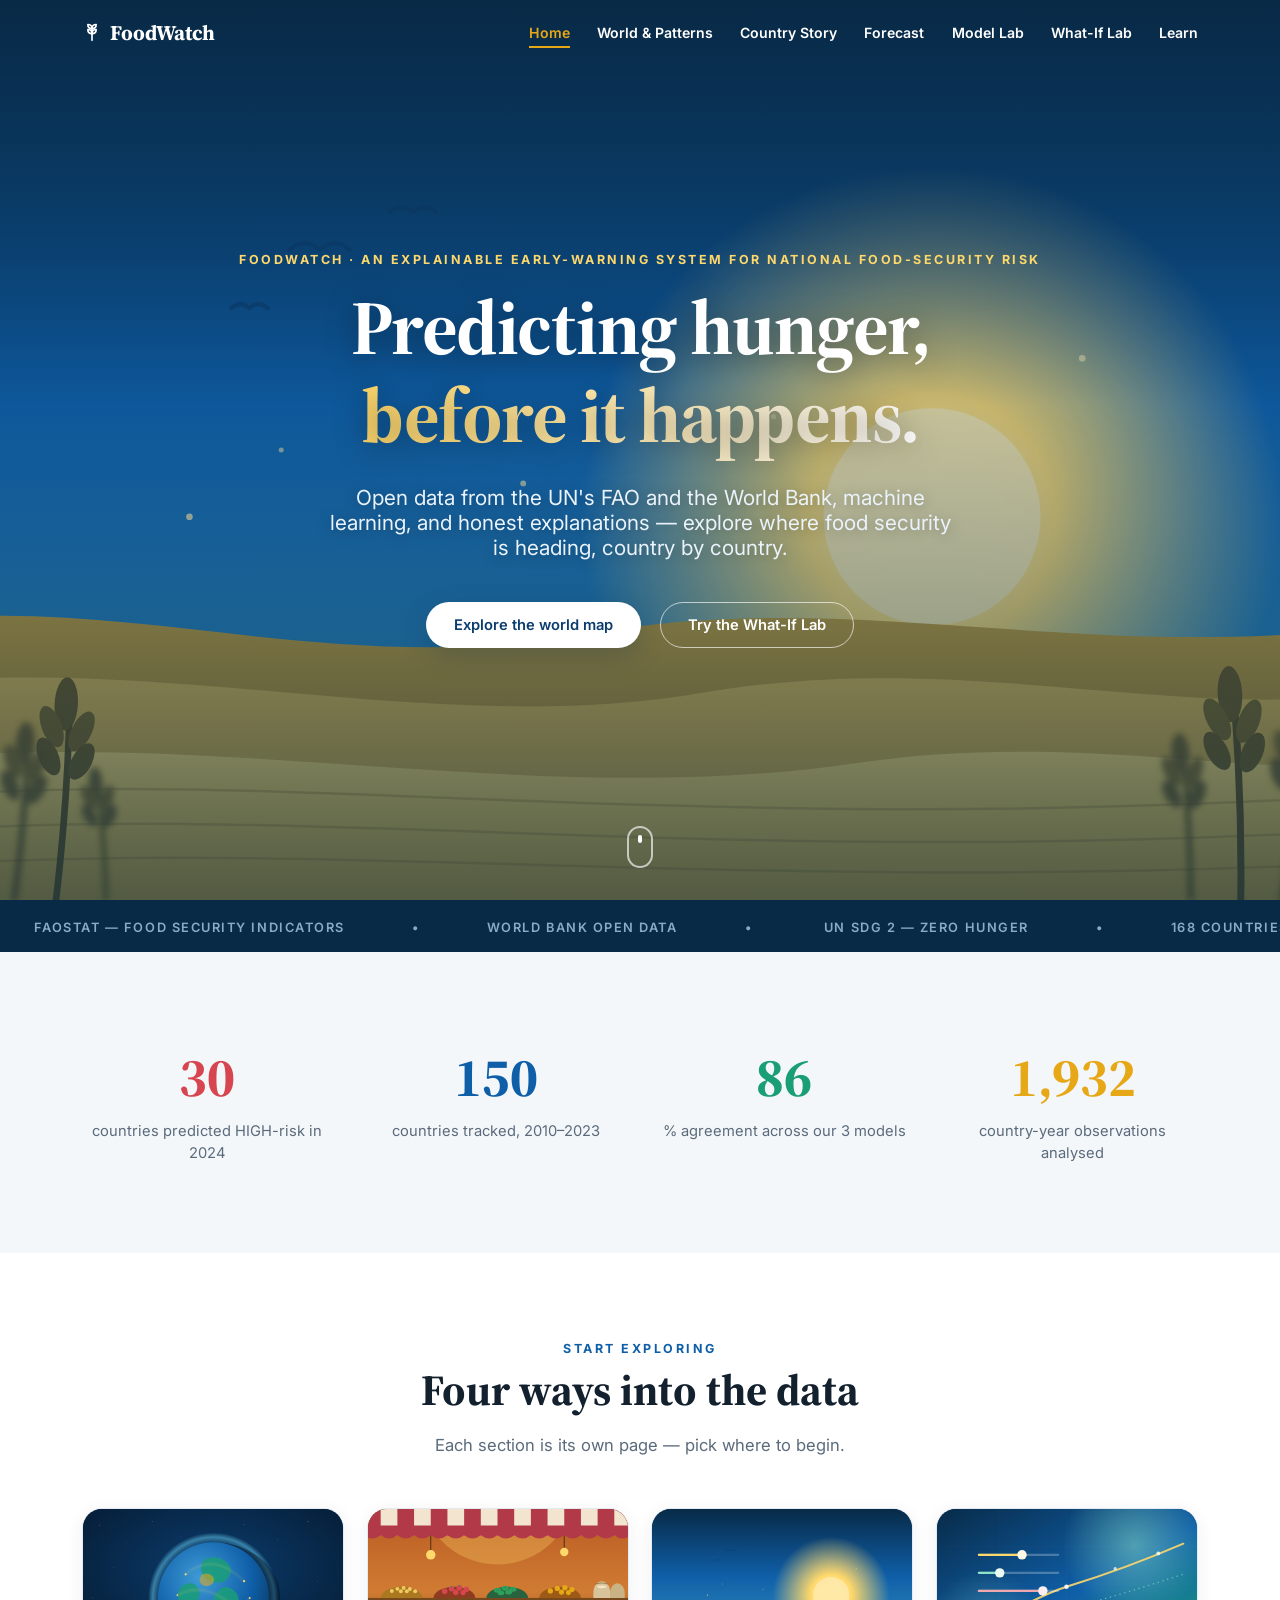
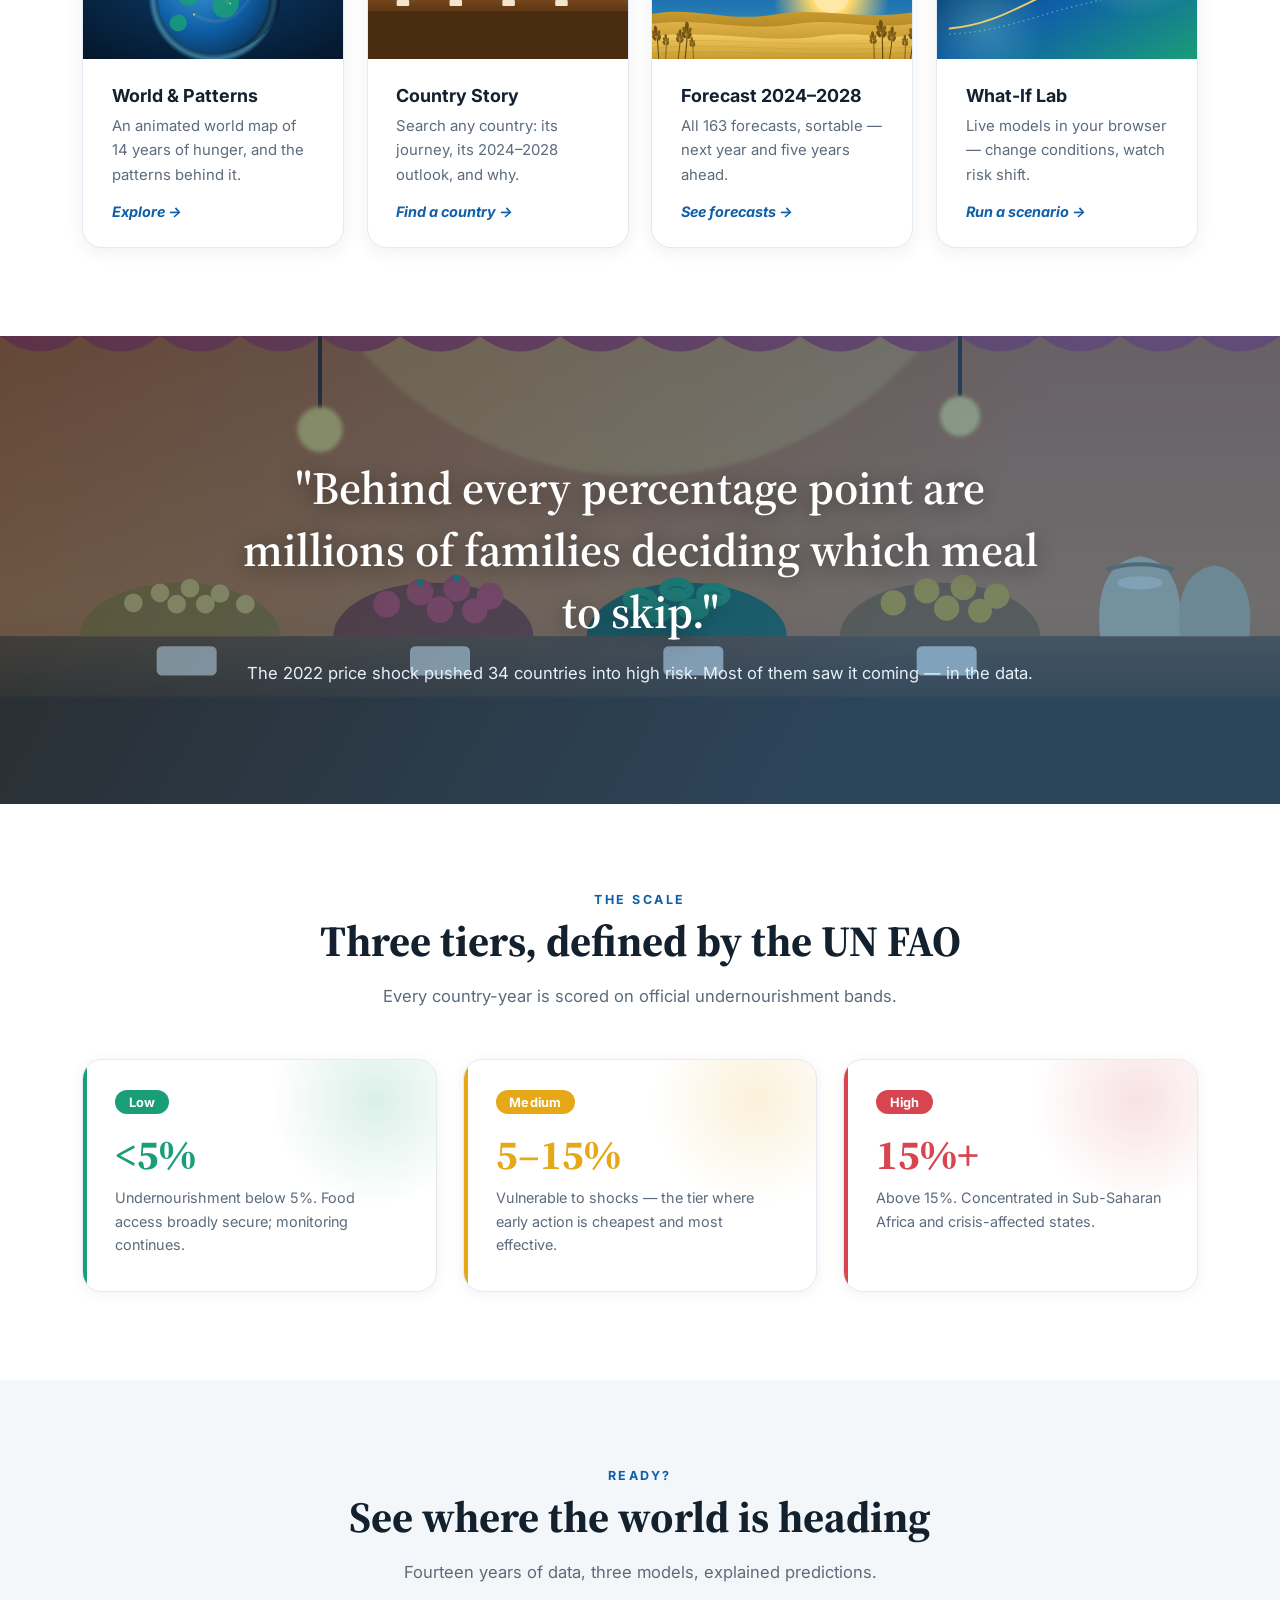
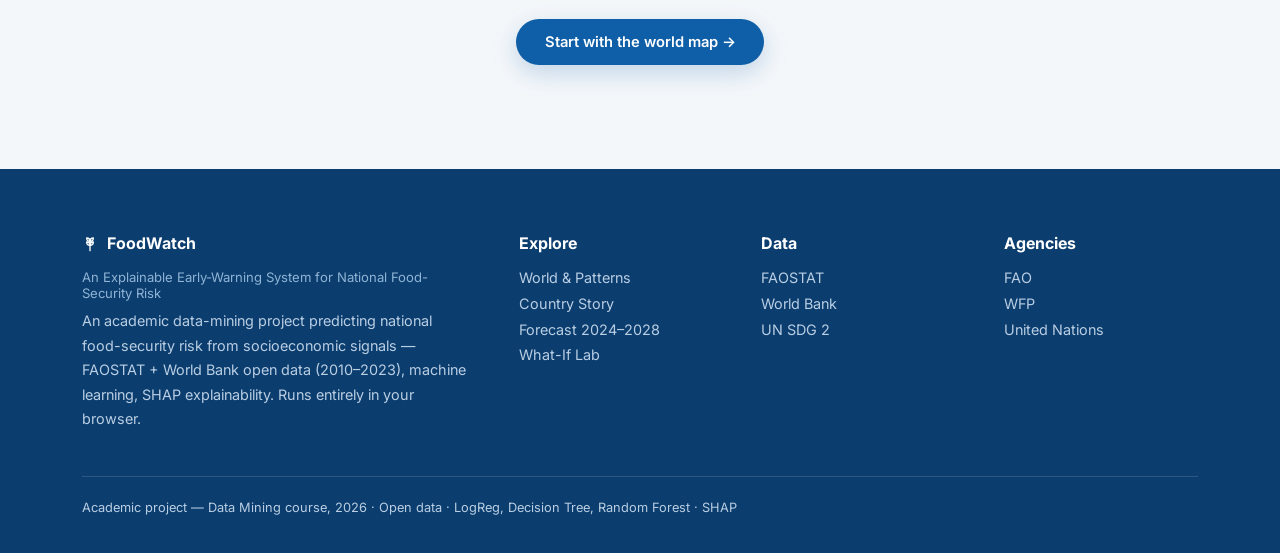
<file: index.html>
<!DOCTYPE html>
<html lang="en">
<head>
<meta charset="UTF-8"><meta name="viewport" content="width=device-width, initial-scale=1.0">
<meta name="description" content="FoodWatch — an explainable early-warning system predicting national food-security risk 1 and 5 years ahead, from FAOSTAT and World Bank open data.">
<meta property="og:title" content="FoodWatch — Explainable Food-Security Early Warning">
<meta property="og:description" content="Predicting national food-security risk 1 and 5 years ahead from FAOSTAT and World Bank open data — with SHAP explanations and a live in-browser model.">
<meta property="og:type" content="website">
<meta property="og:url" content="https://ssettlynn.github.io/foodwatch/">
<title>FoodWatch — An Explainable Early-Warning System for National Food-Security Risk</title>
<link rel="icon" type="image/svg+xml" href="assets/favicon.svg">
<link href="https://fonts.googleapis.com/css2?family=Source+Serif+4:wght@600;700&family=Inter:wght@400;500;600;700&display=swap" rel="stylesheet">
<link rel="stylesheet" href="style.css">
<script src="foodwatch_data.js"></script>
<script src="fw.js"></script>
</head>
<body>
<script>fwNav('index.html',false)</script>

<header class="hero">
  <img class="hero-img" src="assets/hero.svg" alt="">
  <div class="hero-inner">
    <div class="eyebrow" style="color:#FFD86B;margin-bottom:1rem">FoodWatch · An Explainable Early-Warning System for National Food-Security Risk</div>
    <h1>Predicting hunger,<br><span class="shimmer">before it happens.</span></h1>
    <p>Open data from the UN's FAO and the World Bank, machine learning, and honest explanations —
       explore where food security is heading, country by country.</p>
    <div class="btns">
      <a class="btn btn-solid" href="explore.html">Explore the world map</a>
      <a class="btn btn-ghost" href="lab.html">Try the What-If Lab</a>
    </div>
  </div>
  <div class="scroll-hint"></div>
</header>

<div class="marquee"><div class="marquee-track">
 <span>FAOSTAT — FOOD SECURITY INDICATORS</span><span>•</span><span>WORLD BANK OPEN DATA</span><span>•</span>
 <span>UN SDG 2 — ZERO HUNGER</span><span>•</span><span>168 COUNTRIES · 2010–2023</span><span>•</span>
 <span>3 MODELS + SHAP EXPLAINABILITY</span><span>•</span>
 <span>FAOSTAT — FOOD SECURITY INDICATORS</span><span>•</span><span>WORLD BANK OPEN DATA</span><span>•</span>
 <span>UN SDG 2 — ZERO HUNGER</span><span>•</span><span>168 COUNTRIES · 2010–2023</span><span>•</span>
 <span>3 MODELS + SHAP EXPLAINABILITY</span><span>•</span>
</div></div>

<section style="background:var(--mist)">
  <div class="wrap stats">
    <div class="stat rv"><div class="num red" data-count="34">0</div><div class="lab">countries predicted HIGH-risk in 2024</div></div>
    <div class="stat rv d1"><div class="num" data-count="168">0</div><div class="lab">countries tracked, 2010–2023</div></div>
    <div class="stat rv d2"><div class="num teal" data-count="96">0</div><div class="lab">% agreement across our 3 models</div></div>
    <div class="stat rv d3"><div class="num amber" data-count="2160">0</div><div class="lab">country-year observations analysed</div></div>
  </div>
</section>

<section>
  <div class="wrap">
    <div class="center rv">
      <div class="eyebrow">Start Exploring</div>
      <h2>Four ways into the data</h2>
      <p>Each section is its own page — pick where to begin.</p>
    </div>
    <div class="grid4">
      <a class="feature rv" href="explore.html">
        <div class="art"><img src="assets/earth.svg" alt=""></div>
        <div class="body"><b>World &amp; Patterns</b>
          <span>An animated world map of 14 years of hunger, and the patterns behind it.</span>
          <em class="go">Explore →</em></div></a>
      <a class="feature rv d1" href="country.html">
        <div class="art"><img src="assets/market.svg" alt=""></div>
        <div class="body"><b>Country Story</b>
          <span>Search any country: its journey, its 2024–2028 outlook, and why.</span>
          <em class="go">Find a country →</em></div></a>
      <a class="feature rv d2" href="forecast.html">
        <div class="art"><img src="assets/hero.svg" alt=""></div>
        <div class="body"><b>Forecast 2024–2028</b>
          <span>All 163 forecasts, sortable — next year and five years ahead.</span>
          <em class="go">See forecasts →</em></div></a>
      <a class="feature rv d3" href="lab.html">
        <div class="art"><img src="assets/lab.svg" alt=""></div>
        <div class="body"><b>What-If Lab</b>
          <span>Live models in your browser — change conditions, watch risk shift.</span>
          <em class="go">Run a scenario →</em></div></a>
    </div>
  </div>
</section>

<div class="band">
  <img src="assets/market.svg" alt="">
  <div class="q rv">
    <h2>"Behind every percentage point are millions of families deciding which meal to skip."</h2>
    <p>The 2022 price shock pushed 34 countries into high risk. Most of them saw it coming — in the data.</p>
  </div>
</div>

<section>
  <div class="wrap">
    <div class="center rv">
      <div class="eyebrow">The Scale</div>
      <h2>Three tiers, defined by the UN FAO</h2>
      <p>Every country-year is scored on official undernourishment bands.</p>
    </div>
    <div class="tiers">
      <div class="tier rv" style="--tint:#1A9E77">
        <span class="tb">Low</span><div class="tnum">&lt;5%</div>
        <p>Undernourishment below 5%. Food access broadly secure; monitoring continues.</p></div>
      <div class="tier rv d1" style="--tint:#E6A817">
        <span class="tb">Medium</span><div class="tnum">5–15%</div>
        <p>Vulnerable to shocks — the tier where early action is cheapest and most effective.</p></div>
      <div class="tier rv d2" style="--tint:#D64550">
        <span class="tb">High</span><div class="tnum">15%+</div>
        <p>Above 15%. Concentrated in Sub-Saharan Africa and crisis-affected states.</p></div>
    </div>
  </div>
</section>

<section style="background:var(--mist);padding-bottom:6.5rem">
  <div class="wrap center rv" style="margin-bottom:0">
    <div class="eyebrow">Ready?</div>
    <h2>See where the world is heading</h2>
    <p style="margin-bottom:2rem">Fourteen years of data, three models, explained predictions.</p>
    <a class="btn btn-blue" href="explore.html">Start with the world map →</a>
  </div>
</section>

<script>fwFooter()</script>
</body>
</html>
</file>
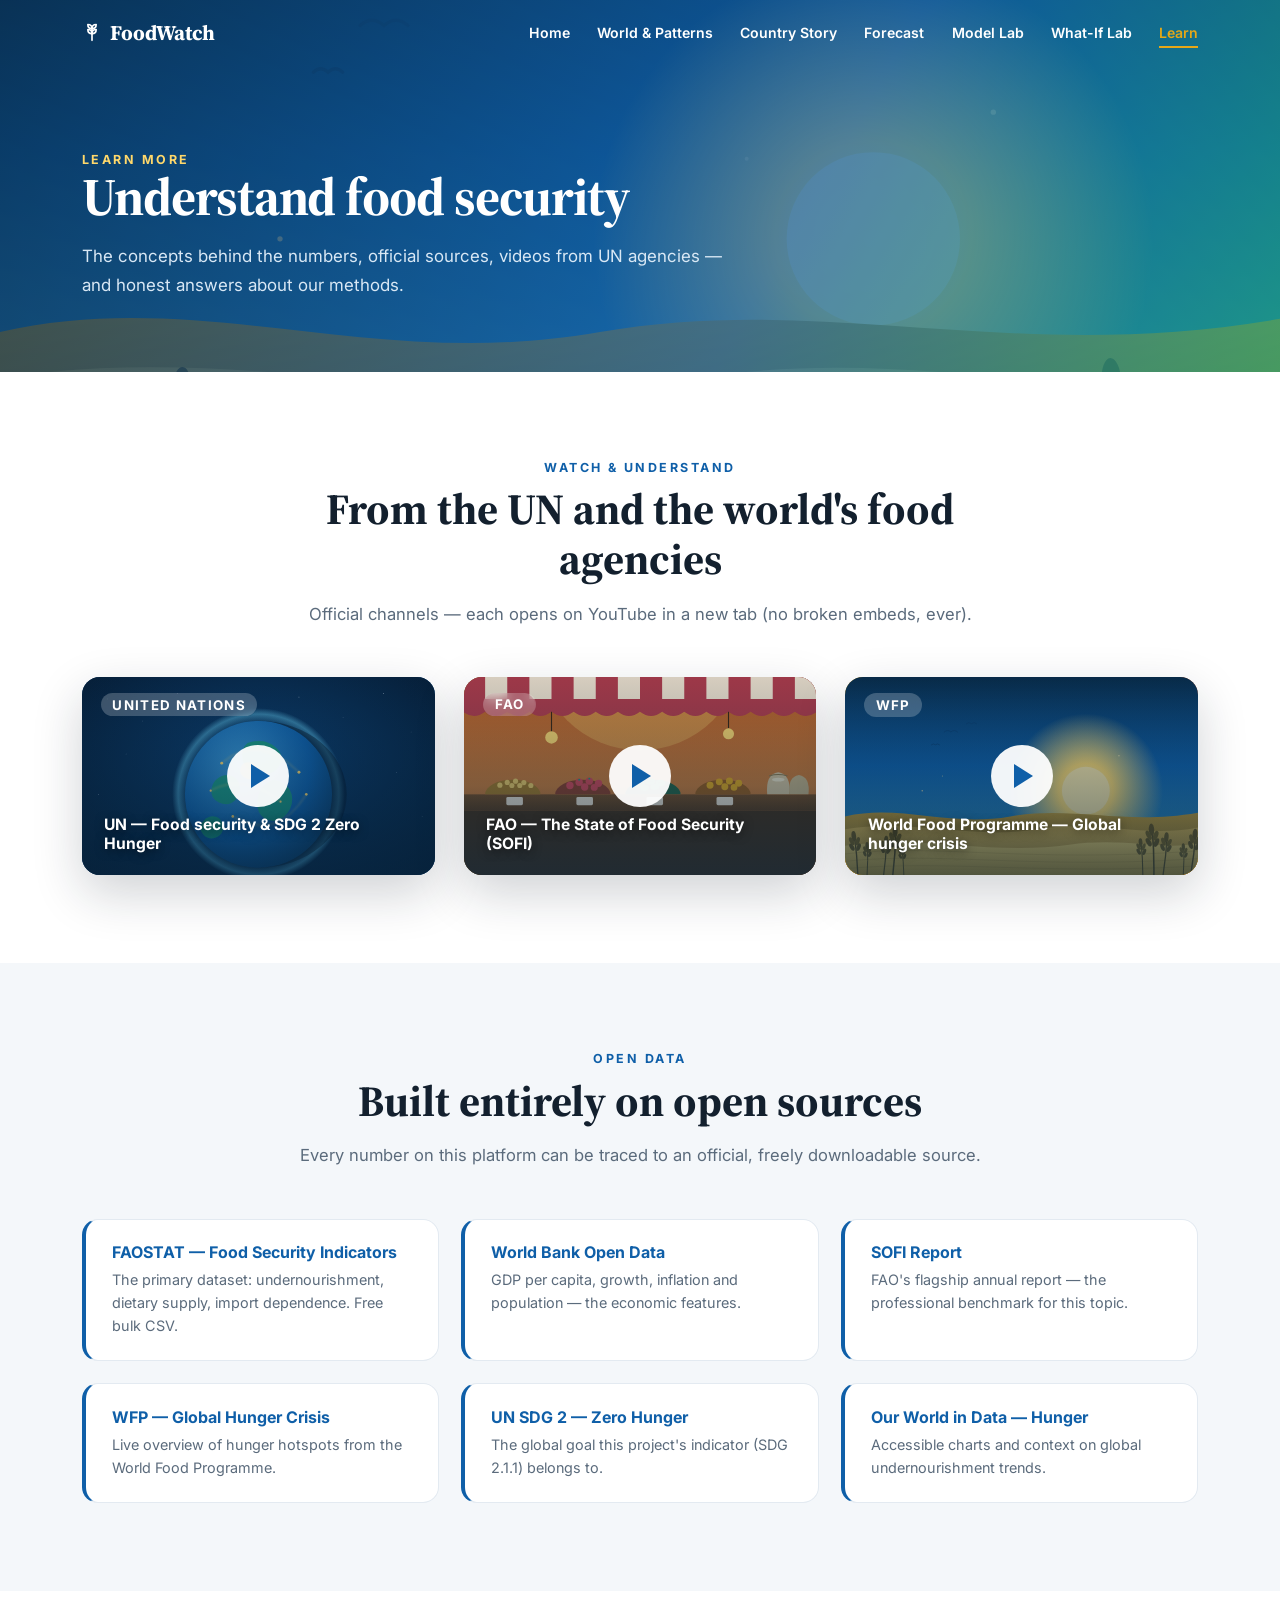
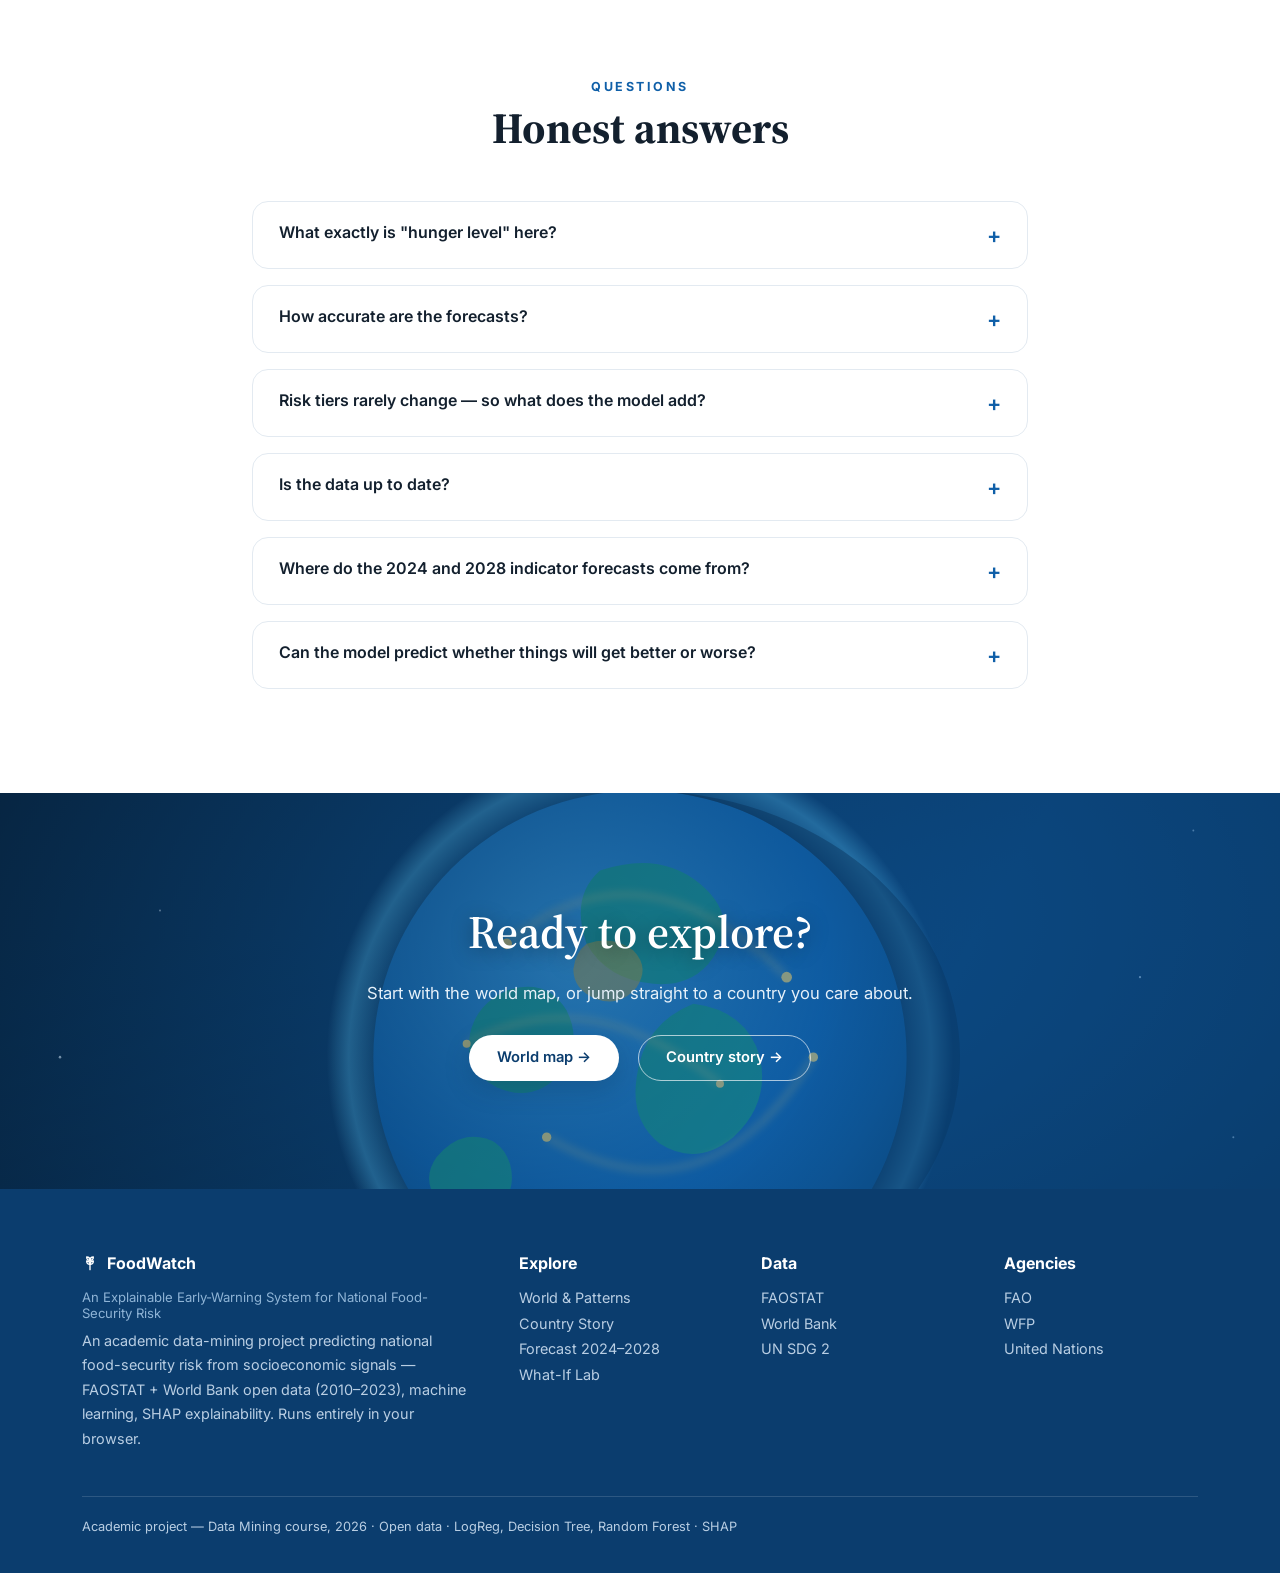
<file: learn.html>
<!DOCTYPE html>
<html lang="en">
<head>
<meta charset="UTF-8"><meta name="viewport" content="width=device-width, initial-scale=1.0">
<title>Learn — FoodWatch</title>
<link rel="icon" type="image/svg+xml" href="assets/favicon.svg">
<link href="https://fonts.googleapis.com/css2?family=Source+Serif+4:wght@600;700&family=Inter:wght@400;500;600;700&display=swap" rel="stylesheet">
<link rel="stylesheet" href="style.css">
<script src="foodwatch_data.js"></script>
<script src="fw.js"></script>
</head>
<body>
<script>fwNav('learn.html',false)</script>

<div class="pagehead">
  <img class="bgart" src="assets/hero.svg" alt="">
  <div class="wrap">
    <div class="eyebrow" style="color:#FFD86B">Learn More</div>
    <h1>Understand food security</h1>
    <p>The concepts behind the numbers, official sources, videos from UN agencies —
       and honest answers about our methods.</p>
  </div>
</div>

<section>
  <div class="wrap">
    <div class="center rv">
      <div class="eyebrow">Watch &amp; Understand</div>
      <h2>From the UN and the world's food agencies</h2>
      <p>Official channels — each opens on YouTube in a new tab (no broken embeds, ever).</p>
    </div>
    <div class="vids">
      <a class="vid rv" href="https://www.youtube.com/@unitednations/search?query=food%20security" target="_blank"
         style="background:linear-gradient(135deg,#0B3D6E,#0F5FA8)">
         <img class="vthumb" src="assets/earth.svg" alt=""><small>UNITED NATIONS</small>
         <div class="play"></div><b>UN — Food security &amp; SDG 2 Zero Hunger</b></a>
      <a class="vid rv d1" href="https://www.youtube.com/@UNFAO/search?query=state%20of%20food%20security" target="_blank"
         style="background:linear-gradient(135deg,#1A9E77,#0F5FA8)">
         <img class="vthumb" src="assets/market.svg" alt=""><small>FAO</small>
         <div class="play"></div><b>FAO — The State of Food Security (SOFI)</b></a>
      <a class="vid rv d2" href="https://www.youtube.com/@WorldFoodProgramme/search?query=hunger%20crisis" target="_blank"
         style="background:linear-gradient(135deg,#E6A817,#D64550)">
         <img class="vthumb" src="assets/hero.svg" alt=""><small>WFP</small>
         <div class="play"></div><b>World Food Programme — Global hunger crisis</b></a>
    </div>
  </div>
</section>

<section style="background:var(--mist)">
  <div class="wrap">
    <div class="center rv">
      <div class="eyebrow">Open Data</div>
      <h2>Built entirely on open sources</h2>
      <p>Every number on this platform can be traced to an official, freely downloadable source.</p>
    </div>
    <div class="res rv d1">
      <a href="https://www.fao.org/faostat/en/#data/FS" target="_blank"><b>FAOSTAT — Food Security Indicators</b>
        <span>The primary dataset: undernourishment, dietary supply, import dependence. Free bulk CSV.</span></a>
      <a href="https://data.worldbank.org" target="_blank"><b>World Bank Open Data</b>
        <span>GDP per capita, growth, inflation and population — the economic features.</span></a>
      <a href="https://www.fao.org/publications/sofi" target="_blank"><b>SOFI Report</b>
        <span>FAO's flagship annual report — the professional benchmark for this topic.</span></a>
      <a href="https://www.wfp.org/global-hunger-crisis" target="_blank"><b>WFP — Global Hunger Crisis</b>
        <span>Live overview of hunger hotspots from the World Food Programme.</span></a>
      <a href="https://sdgs.un.org/goals/goal2" target="_blank"><b>UN SDG 2 — Zero Hunger</b>
        <span>The global goal this project's indicator (SDG 2.1.1) belongs to.</span></a>
      <a href="https://ourworldindata.org/hunger-and-undernourishment" target="_blank"><b>Our World in Data — Hunger</b>
        <span>Accessible charts and context on global undernourishment trends.</span></a>
    </div>
  </div>
</section>

<section>
  <div class="wrap" style="max-width:840px">
    <div class="center rv">
      <div class="eyebrow">Questions</div>
      <h2>Honest answers</h2>
    </div>
    <div class="rv d1">
      <details><summary>What exactly is "hunger level" here?</summary>
        <p>The Prevalence of Undernourishment (PoU) — the share of people whose daily food intake falls short of
        energy requirements. It is <b>UN SDG Indicator 2.1.1</b>, estimated and published by FAO with a consistent
        method across all countries and years.</p></details>
      <details><summary>How accurate are the forecasts?</summary>
        <p>On unseen years (2021–2023, including COVID aftermath and the price shock) our best models reach 96%
        accuracy and 0.96 macro-F1. Crucially, <b>no high-risk country was ever misclassified as low-risk</b> —
        the worst kind of error for an early-warning system never occurred in testing.</p></details>
      <details><summary>Risk tiers rarely change — so what does the model add?</summary>
        <p>True: about 96% of countries keep their tier from one year to the next, so "same as last year" is a strong
        guess. The model's real value is the <b>explanation</b> — SHAP shows which pressures are building in each
        country, which a naive guess can never do.</p></details>
      <details><summary>Is the data up to date?</summary>
        <p>FAO releases finalized data with a 1–2 year lag, so the panel ends in 2023 and forecasts 2024. The pipeline
        is fully retrainable: when new data drops, one script refresh updates everything.</p></details>
      <details><summary>Where do the 2024 and 2028 indicator forecasts come from?</summary>
        <p>From trained Random Forest regression models — one per indicator per horizon, using the same
        leakage-safe chronological splits as the tier models. Slow-moving indicators (hunger, income, food supply)
        are reliable (R&sup2; 0.87–0.99 on unseen years); volatile ones are flagged honestly — inflation cannot be
        forecast five years ahead, and the site says so.</p></details>
      <details><summary>Can the model predict whether things will get better or worse?</summary>
        <p>That is the hardest question, and we test it directly: a third task predicts the <b>direction</b> of change
        (improving / stable / worsening). It beats the naive baseline but scores far below the tier task —
        proof that predicting <i>change</i> is much harder than predicting <i>level</i>, which is exactly why
        early warning is difficult.</p></details>
    </div>
  </div>
</section>

<div class="band" style="min-height:44vh">
  <img src="assets/earth.svg" alt="">
  <div class="q rv">
    <h2>Ready to explore?</h2>
    <p style="margin-bottom:2rem">Start with the world map, or jump straight to a country you care about.</p>
    <a class="btn btn-solid" href="explore.html">World map →</a>
    <a class="btn btn-ghost" href="country.html">Country story →</a>
  </div>
</div>

<script>fwFooter()</script>
</body>
</html>
</file>
<file: style.css>
/* FoodWatch — shared stylesheet (multi-page, roomy edition) */
*{margin:0;padding:0;box-sizing:border-box}
:root{--blue:#0F5FA8;--blue-d:#0B3D6E;--navy:#082A47;--teal:#1A9E77;--amber:#E6A817;--red:#D64550;
 --violet:#6E59A5;--ink:#13202E;--muted:#5B6B7C;--mist:#F4F7FA;--line:#E3EAF1;
 --serif:'Source Serif 4',Georgia,serif;
 --sans:'Inter',-apple-system,sans-serif;--ease:cubic-bezier(.16,1,.3,1)}
html{scroll-behavior:smooth}
body{font-family:var(--sans);color:var(--ink);background:#fff;overflow-x:hidden}
h1,h2,h3{font-family:var(--serif);line-height:1.15}
.wrap{max-width:1180px;margin:0 auto;padding:0 2rem}
section{padding:5.5rem 0}
.eyebrow{font-size:.78rem;font-weight:700;letter-spacing:.2em;text-transform:uppercase;color:var(--blue)}
.center{text-align:center;max-width:760px;margin:0 auto 3rem}
.center h2{font-size:clamp(1.9rem,3.4vw,2.7rem);margin:.6rem 0 1rem}
.center p{color:var(--muted);line-height:1.75;font-size:1.04rem}
#progress{position:fixed;top:0;left:0;height:3px;width:0;z-index:200;
 background:linear-gradient(90deg,var(--blue),var(--teal),var(--amber))}

/* NAV */
nav{position:fixed;top:0;left:0;right:0;z-index:100;transition:.45s var(--ease)}
nav .bar{max-width:1180px;margin:0 auto;padding:1.1rem 2rem;display:flex;align-items:center;justify-content:space-between}
nav.solid,nav.scrolled{background:rgba(255,255,255,.9);backdrop-filter:blur(18px);box-shadow:0 1px 0 rgba(19,32,46,.08)}
nav.scrolled .bar{padding:.7rem 2rem}
nav .logo{font-family:var(--serif);font-weight:700;font-size:1.3rem;color:#fff;text-decoration:none;transition:.3s;
 display:inline-flex;align-items:center;gap:.5rem}
footer h4 .ic{vertical-align:-2.5px;margin-right:.3rem}
nav.solid .logo,nav.scrolled .logo{color:var(--blue-d)}
nav ul{display:flex;gap:1.7rem;list-style:none;align-items:center}
nav ul a{text-decoration:none;color:#fff;font-size:.88rem;font-weight:600;transition:.3s;padding:.3rem 0;
 border-bottom:2px solid transparent}
nav.solid ul a,nav.scrolled ul a{color:var(--ink)}
nav ul a:hover{color:var(--amber)} nav.solid ul a:hover,nav.scrolled ul a:hover{color:var(--blue)}
nav ul a.active{border-bottom-color:var(--amber);color:var(--amber)}
nav.solid ul a.active,nav.scrolled ul a.active{color:var(--blue);border-bottom-color:var(--blue)}

/* hamburger (mobile/tablet nav) */
.navtoggle{display:none;background:none;border:none;cursor:pointer;padding:.4rem;z-index:110}
.navtoggle span{display:block;width:24px;height:2.5px;background:#fff;margin:5px 0;border-radius:2px;transition:.3s}
nav.solid .navtoggle span,nav.scrolled .navtoggle span{background:var(--blue-d)}
nav.open .navtoggle span:nth-child(1){transform:translateY(7.5px) rotate(45deg)}
nav.open .navtoggle span:nth-child(2){opacity:0}
nav.open .navtoggle span:nth-child(3){transform:translateY(-7.5px) rotate(-45deg)}

/* PAGE HEADER (subpages) */
.pagehead{background:linear-gradient(120deg,var(--navy),var(--blue) 62%,var(--teal));color:#fff;
 padding:9.5rem 0 4.5rem;position:relative;overflow:hidden}
.pagehead h1{font-size:clamp(2.1rem,4.4vw,3.3rem);letter-spacing:-.02em}
.pagehead p{color:#D9E8F5;margin-top:.9rem;max-width:640px;font-size:1.06rem;line-height:1.7}
.pagehead img.bgart{position:absolute;inset:0;width:100%;height:100%;object-fit:cover;opacity:.28}
.pagehead .wrap{position:relative;z-index:2}

/* HERO (home) */
.hero{position:relative;min-height:100svh;display:flex;align-items:center;justify-content:center;
 text-align:center;color:#fff;overflow:hidden;
 background:linear-gradient(180deg,var(--navy) 0%,var(--blue) 58%,var(--teal) 140%)}
.hero-img{position:absolute;inset:0;width:100%;height:100%;object-fit:cover;opacity:.85;
 animation:kb 24s ease-in-out infinite alternate}
@keyframes kb{from{transform:scale(1.03)}to{transform:scale(1.12) translateY(-14px)}}
.hero::after{content:'';position:absolute;inset:0;
 background:linear-gradient(180deg,rgba(8,42,71,.55),rgba(8,42,71,.1) 45%,rgba(8,42,71,.55))}
.hero-inner{position:relative;z-index:3;max-width:980px;padding:0 2rem}
.hero h1{font-size:clamp(2.6rem,6vw,4.8rem);font-weight:700;letter-spacing:-.02em;
 opacity:0;animation:up 1.1s .2s var(--ease) forwards;text-shadow:0 4px 30px rgba(0,0,0,.35)}
.hero h1 .shimmer{background:linear-gradient(90deg,#FFD86B,#fff 40%,#8FE3C6,#FFD86B);background-size:250% 100%;
 -webkit-background-clip:text;background-clip:text;-webkit-text-fill-color:transparent;animation:sheen 6s linear infinite}
@keyframes sheen{to{background-position:250% 0}}
.hero p{font-size:clamp(1.05rem,1.9vw,1.3rem);color:#EAF3FB;margin:1.6rem auto 2.6rem;max-width:640px;
 opacity:0;animation:up 1.1s .45s var(--ease) forwards;text-shadow:0 2px 14px rgba(0,0,0,.35)}
.hero .btns{opacity:0;animation:up 1.1s .7s var(--ease) forwards}
@keyframes up{from{opacity:0;transform:translateY(50px)}to{opacity:1;transform:none}}
.scroll-hint{position:absolute;bottom:2rem;left:50%;transform:translateX(-50%);z-index:3;width:26px;height:42px;
 border:2px solid rgba(255,255,255,.65);border-radius:14px}
.scroll-hint::after{content:'';position:absolute;top:7px;left:50%;width:4px;height:8px;margin-left:-2px;
 background:#fff;border-radius:2px;animation:wheel 1.8s infinite}
@keyframes wheel{to{opacity:0;transform:translateY(14px)}}

/* BUTTONS — one structure (same height/radius/padding/type), three skins */
.btn{display:inline-flex;align-items:center;justify-content:center;height:46px;padding:0 1.7rem;
 border-radius:999px;font-weight:600;text-decoration:none;font-size:.92rem;line-height:1;
 transition:.35s var(--ease);border:1.5px solid transparent;cursor:pointer;font-family:var(--sans)}
.btn-solid{background:#fff;color:var(--blue-d);box-shadow:0 8px 26px rgba(8,42,71,.22)}
.btn-solid:hover{transform:translateY(-3px);box-shadow:0 16px 40px rgba(8,42,71,.32)}
.btn-ghost{border-color:rgba(255,255,255,.65);color:#fff;margin-left:.9rem;background:none}
.btn-ghost:hover{background:rgba(255,255,255,.15)}
.btn-blue{background:var(--blue);color:#fff;box-shadow:0 8px 24px rgba(15,95,168,.22)}
.btn-blue:hover{background:var(--blue-d);transform:translateY(-2px);box-shadow:0 12px 28px rgba(15,95,168,.3)}
/* ghost variant when it sits on a light surface */
.card .btn-ghost{border-color:#D7E0EA;color:var(--ink);margin-left:0}
.card .btn-ghost:hover{background:var(--mist)}
.chip{padding:.6rem 1.25rem;border-radius:999px;border:1.5px solid #D7E0EA;background:#fff;font-weight:600;
 font-size:.9rem;cursor:pointer;transition:.3s var(--ease);font-family:var(--sans);color:var(--ink);
 display:inline-flex;align-items:center;gap:.45rem}
.chip.on{background:var(--blue);color:#fff;border-color:var(--blue)}
.chip:hover{transform:translateY(-2px);box-shadow:0 8px 20px rgba(15,95,168,.15)}
.chip:active{transform:translateY(0) scale(.97)}
.chip:focus-visible,.btn:focus-visible{outline:3px solid rgba(15,95,168,.35);outline-offset:2px}

/* ICONS + FORECAST LANGUAGE
   Colour grammar: tier colours (green/amber/red) mean risk tiers ONLY.
   Blue = observed data & next-year model output. Violet + dashed = five-year forecast. */
.ic{vertical-align:-3.5px;flex:none}
.chip.fc.on{background:var(--violet);border-color:var(--violet)}
.tagfc{display:inline-flex;align-items:center;gap:.35rem;font-size:.64rem;font-weight:800;
 letter-spacing:.13em;text-transform:uppercase;color:var(--violet);
 border:1.5px dashed color-mix(in srgb,var(--violet) 55%,#fff);border-radius:7px;padding:.2rem .55rem;background:#F7F5FB}
.tagnow{display:inline-flex;align-items:center;gap:.35rem;font-size:.64rem;font-weight:800;
 letter-spacing:.13em;text-transform:uppercase;color:var(--blue);
 border:1.5px solid #CFE0F0;border-radius:7px;padding:.2rem .55rem;background:#F2F8FD}
.kpi.fc{border:1.5px dashed color-mix(in srgb,var(--violet) 45%,#fff);
 background:linear-gradient(135deg,rgba(110,89,165,.06),rgba(110,89,165,.015))}
.cnum{display:inline-flex;width:23px;height:23px;border-radius:7px;background:var(--blue);color:#fff;
 font:700 .8rem var(--sans);align-items:center;justify-content:center;margin-right:.55rem;vertical-align:-4px}

/* CARDS */
.card{background:#fff;border:1px solid #E3EAF1;border-radius:18px;padding:1.8rem 2rem;
 box-shadow:0 2px 14px rgba(16,42,67,.06);transition:box-shadow .4s var(--ease)}
.card:hover{box-shadow:0 8px 30px rgba(16,42,67,.09)}
.explain{background:#EEF5FB;border-left:4px solid var(--blue);border-radius:0 12px 12px 0;
 padding:.95rem 1.25rem;color:#2A4A66;font-size:.95rem;margin-top:1.1rem;line-height:1.7}
.badge{padding:.24rem .8rem;border-radius:999px;font-weight:700;font-size:.84rem;color:#fff;display:inline-block}
select,input[type=text]{font-family:var(--sans);font-size:.92rem;padding:.65rem .95rem;border:1.5px solid #D7E0EA;
 border-radius:12px;background:#fff;color:var(--ink);outline:none;transition:.3s}
select{appearance:none;-webkit-appearance:none;padding-right:2.5rem;cursor:pointer;
 background-image:url("data:image/svg+xml,%3Csvg xmlns='http://www.w3.org/2000/svg' viewBox='0 0 24 24' fill='none' stroke='%235B6B7C' stroke-width='2.4' stroke-linecap='round' stroke-linejoin='round'%3E%3Cpolyline points='6 9 12 15 18 9'/%3E%3C/svg%3E");
 background-repeat:no-repeat;background-position:right .85rem center;background-size:15px}
select:focus,input[type=text]:focus{border-color:var(--blue);box-shadow:0 0 0 3px rgba(15,95,168,.12)}
input[type=range]{accent-color:var(--blue)}

/* aligned control rows (label column + chips) */
.ctl{display:grid;grid-template-columns:64px 1fr;gap:.8rem 1rem;align-items:center}
.ctl .ctl-l{font-size:.74rem;font-weight:700;color:var(--muted);text-transform:uppercase;letter-spacing:.09em}
.ctl .ctl-r{display:flex;gap:.7rem;flex-wrap:wrap;align-items:center}

/* compact indicator-forecast tiles (forecast + what-if pages) */
.mini{background:#fff;border:1px solid #E3EAF1;border-radius:13px;padding:.85rem 1rem;
 box-shadow:0 2px 10px rgba(16,42,67,.05);transition:transform .3s var(--ease),box-shadow .3s var(--ease)}
.mini:hover{transform:translateY(-2px);box-shadow:0 10px 24px rgba(16,42,67,.09)}
.mini .t{font-size:.7rem;font-weight:700;color:var(--muted);text-transform:uppercase;letter-spacing:.4px}
.mini .row{display:flex;justify-content:space-between;align-items:baseline;margin-top:.35rem;font-size:.8rem;color:var(--muted)}
.mini .row b{font-family:var(--serif);font-size:.96rem;color:var(--ink)}
.mini .row.f24 b{color:var(--blue)} .mini .row.f28 b{color:var(--violet)}

/* MARQUEE */
.marquee{background:var(--navy);color:#9FC2E2;padding:1rem 0;overflow:hidden;white-space:nowrap}
.marquee-track{display:inline-block;animation:mq 26s linear infinite;font-weight:600;letter-spacing:.12em;font-size:.8rem}
.marquee-track span{margin:0 2.1rem;opacity:.85}
@keyframes mq{to{transform:translateX(-50%)}}

/* REVEAL + COUNTERS */
.rv{opacity:0;transform:translateY(56px);transition:opacity 1s var(--ease),transform 1s var(--ease)}
.rv.in{opacity:1;transform:none}
.rv.d1{transition-delay:.12s}.rv.d2{transition-delay:.24s}.rv.d3{transition-delay:.36s}
.stats{display:grid;grid-template-columns:repeat(auto-fit,minmax(200px,1fr));gap:2.4rem;text-align:center}
.stat .num{font-family:var(--serif);font-size:3.4rem;font-weight:700;color:var(--blue)}
.stat .num.red{color:var(--red)}.stat .num.teal{color:var(--teal)}.stat .num.amber{color:var(--amber)}
.stat .lab{color:var(--muted);font-size:.92rem;margin-top:.4rem;line-height:1.5}

/* KPI */
.kgrid{display:grid;grid-template-columns:repeat(auto-fit,minmax(190px,1fr));gap:1.3rem;margin:1.8rem 0}
.kpi{background:#fff;border:1px solid #E3EAF1;border-radius:16px;padding:1.3rem 1.5rem;
 transition:transform .35s var(--ease),box-shadow .35s var(--ease)}
.kpi:hover{transform:translateY(-3px);box-shadow:0 10px 26px rgba(16,42,67,.09)}
.kpi .n{font-family:var(--serif);font-size:2.2rem;font-weight:700}
.kpi .l{color:var(--muted);font-size:.78rem;text-transform:uppercase;letter-spacing:.5px;margin-top:.2rem}

/* GRIDS */
.grid2{display:grid;grid-template-columns:1fr 1fr;gap:2rem}
.grid3{display:grid;grid-template-columns:repeat(auto-fit,minmax(280px,1fr));gap:1.8rem}
.grid4{display:grid;grid-template-columns:repeat(4,1fr);gap:1.4rem}
.chartbox{background:#fff;border:1px solid #E3EAF1;border-radius:18px;padding:1.6rem;
 box-shadow:0 2px 14px rgba(16,42,67,.06)}
.chartbox h3{font-size:1.1rem;font-family:var(--sans);margin-bottom:.6rem}

/* FEATURE CARDS (home) */
.feature{display:block;text-decoration:none;color:var(--ink);background:#fff;border:1px solid #E3EAF1;
 border-radius:20px;overflow:hidden;transition:.45s var(--ease);box-shadow:0 4px 18px rgba(16,42,67,.07)}
.feature:hover{transform:translateY(-10px);box-shadow:0 26px 60px rgba(15,95,168,.18)}
.feature .art{height:150px;background:linear-gradient(120deg,var(--navy),var(--blue));position:relative;overflow:hidden}
.feature .art img{position:absolute;inset:0;width:100%;height:100%;object-fit:cover;
 transition:transform .6s var(--ease)}
.feature:hover .art img{transform:scale(1.06)}
.feature .body{padding:1.6rem 1.8rem}
.feature b{font-size:1.12rem}.feature span{color:var(--muted);font-size:.93rem;line-height:1.65;display:block;margin-top:.5rem}
.feature .go{color:var(--blue);font-weight:700;font-size:.9rem;display:inline-block;margin-top:1rem;transition:.3s}
.feature:hover .go{transform:translateX(6px)}

/* TIERS — clean white cards, per-tier accent via --tint (set inline) */
.tiers{display:grid;grid-template-columns:repeat(3,1fr);gap:1.6rem}
.tier{border-radius:20px;padding:1.9rem 2rem 2.1rem;position:relative;overflow:hidden;
 background:#fff;border:1px solid #E3EAF1;box-shadow:0 2px 14px rgba(16,42,67,.06);
 transition:transform .45s var(--ease),box-shadow .45s var(--ease)}
.tier:hover{transform:translateY(-6px);box-shadow:0 16px 40px rgba(16,42,67,.12)}
.tier::before{content:'';position:absolute;top:-70px;right:-50px;width:220px;height:220px;border-radius:50%;
 background:radial-gradient(circle,var(--tint) 0%,transparent 68%);opacity:.16;pointer-events:none}
.tier::after{content:'';position:absolute;left:0;top:0;bottom:0;width:4px;background:var(--tint)}
.tier .tb{display:inline-block;padding:.28rem .85rem;border-radius:999px;background:var(--tint);
 color:#fff;font-weight:700;font-size:.8rem;letter-spacing:.02em}
.tier .tnum{font-family:var(--serif);font-size:2.6rem;font-weight:700;color:var(--tint);margin:.7rem 0 .2rem}
.tier p{color:var(--muted);font-size:.9rem;line-height:1.65}

/* TABLE */
table{width:100%;border-collapse:collapse;font-size:.92rem}
th{background:var(--mist);text-align:left;padding:.85rem 1.1rem;color:var(--muted);font-size:.76rem;
 text-transform:uppercase;letter-spacing:.5px;position:sticky;top:0;z-index:2}
td{padding:.8rem 1.1rem;border-top:1px solid #EDF2F7}
tr:hover td{background:#F4F9FE}
.tablewrap{max-height:480px;overflow:auto;border:1px solid #E3EAF1;border-radius:16px}

/* SLIDERS */
.sliderlab{font-size:.84rem;font-weight:600;color:var(--muted);display:flex;justify-content:space-between;margin-top:1.2rem}
.sliderlab b{color:var(--ink)}

/* VIDEOS + RESOURCES */
.vids{display:grid;grid-template-columns:repeat(auto-fit,minmax(280px,1fr));gap:1.8rem}
.vid{position:relative;border-radius:18px;overflow:hidden;aspect-ratio:16/9;display:flex;align-items:flex-end;
 text-decoration:none;color:#fff;padding:1.4rem;box-shadow:0 18px 50px rgba(19,32,46,.2);transition:.4s var(--ease)}
.vid:hover{transform:translateY(-8px) scale(1.02)}
.vid img.vthumb{position:absolute;inset:0;width:100%;height:100%;object-fit:cover;
 transition:transform .6s var(--ease)}
.vid:hover img.vthumb{transform:scale(1.06)}
.vid::before{content:'';position:absolute;inset:0;z-index:1;
 background:linear-gradient(180deg,rgba(8,42,71,.12),rgba(8,42,71,.62))}
.vid .play{position:absolute;top:50%;left:50%;transform:translate(-50%,-50%);width:62px;height:62px;border-radius:50%;
 z-index:2;background:rgba(255,255,255,.94);display:flex;align-items:center;justify-content:center;transition:.3s}
.vid:hover .play{transform:translate(-50%,-50%) scale(1.15)}
.vid small{z-index:2}
.vid .play::after{content:'';border-left:19px solid var(--blue);border-top:12px solid transparent;
 border-bottom:12px solid transparent;margin-left:4px}
.vid b{position:relative;z-index:2;font-size:.98rem;text-shadow:0 2px 10px rgba(0,0,0,.5)}
.vid small{position:absolute;top:1rem;left:1.2rem;z-index:2;font-weight:700;letter-spacing:.1em;
 background:rgba(255,255,255,.22);backdrop-filter:blur(6px);padding:.24rem .7rem;border-radius:999px}
.res{display:grid;grid-template-columns:repeat(auto-fit,minmax(300px,1fr));gap:1.4rem}
.res a{background:#fff;border:1px solid #E3EAF1;border-left:4px solid var(--blue);border-radius:16px;
 padding:1.4rem 1.6rem;text-decoration:none;color:var(--ink);transition:.35s var(--ease);display:block}
.res a:hover{transform:translateX(6px);box-shadow:0 12px 30px rgba(15,95,168,.14)}
.res b{color:var(--blue)}.res span{color:var(--muted);font-size:.9rem;display:block;margin-top:.4rem;line-height:1.6}

/* FAQ */
details{background:#fff;border:1px solid #E3EAF1;border-radius:16px;padding:1.25rem 1.6rem;margin-bottom:1rem}
details summary{cursor:pointer;font-weight:600;list-style:none;display:flex;justify-content:space-between;font-size:1rem}
details summary::after{content:'+';font-size:1.35rem;color:var(--blue);transition:.3s}
details[open] summary::after{transform:rotate(45deg)}
details p{color:var(--muted);margin-top:.9rem;line-height:1.75;font-size:.96rem}

/* BAND */
.band{position:relative;min-height:52vh;display:flex;align-items:center;justify-content:center;text-align:center;
 color:#fff;overflow:hidden;padding:6rem 2rem;background:linear-gradient(120deg,var(--navy),var(--blue) 70%)}
.band img{position:absolute;inset:0;width:100%;height:100%;object-fit:cover;opacity:.5}
.band .q{position:relative;z-index:2;max-width:840px}
.band .q h2{font-size:clamp(1.9rem,3.6vw,2.9rem);font-weight:600;line-height:1.35;text-shadow:0 3px 20px rgba(0,0,0,.4)}
.band .q p{margin-top:1.2rem;color:#E5F0F9;font-size:1.04rem}

footer{background:var(--blue-d);color:#B9CEE3;padding:4rem 0 2.4rem}
footer .cols{display:grid;grid-template-columns:2fr 1fr 1fr 1fr;gap:3rem}
footer h4{color:#fff;margin-bottom:1rem}
footer a{display:block;color:#B9CEE3;text-decoration:none;font-size:.9rem;margin-bottom:.55rem}
footer a:hover{color:#fff}
footer .fine{margin-top:2.8rem;padding-top:1.4rem;border-top:1px solid rgba(255,255,255,.14);font-size:.8rem}
/* ══════════════════ RESPONSIVE ══════════════════ */

/* Tablet & small laptop */
@media(max-width:1020px){
 .wrap{padding:0 1.5rem}
 section{padding:4.2rem 0}
 .grid2{grid-template-columns:1fr;gap:1.6rem}
 .grid3{grid-template-columns:repeat(auto-fit,minmax(240px,1fr))}
 .grid4{grid-template-columns:1fr 1fr}
 .tiers{grid-template-columns:1fr;gap:1.3rem}
 footer .cols{grid-template-columns:1fr 1fr;gap:2.2rem}
 #wWrap{grid-template-columns:1fr!important}
 #fWrap{grid-template-columns:1fr!important}
}

/* Phones & small tablets — hamburger kicks in */
@media(max-width:760px){
 .wrap{padding:0 1.2rem}
 section{padding:3.2rem 0}
 .navtoggle{display:block}
 nav ul{position:fixed;top:0;right:0;height:100vh;width:min(78vw,320px);flex-direction:column;
  align-items:flex-start;justify-content:flex-start;gap:.2rem;background:#fff;
  padding:5.5rem 1.6rem 2rem;box-shadow:-8px 0 40px rgba(19,32,46,.18);
  transform:translateX(100%);transition:.4s var(--ease)}
 nav.open ul{transform:translateX(0)}
 nav ul li{width:100%}
 nav ul a{display:block;width:100%;padding:.85rem 0;color:var(--ink)!important;font-size:1rem;
  border-bottom:1px solid #EEF2F6!important}
 /* when menu is open, the top bar itself goes solid so logo+hamburger stay readable
    over any hero background */
 nav.open .bar{background:rgba(255,255,255,.96);backdrop-filter:blur(18px)}
 nav.open .logo{color:var(--blue-d)}
 nav.open .navtoggle span{background:var(--blue-d)}
 nav.open::after{content:'';position:fixed;inset:0;background:rgba(8,42,71,.35);z-index:-1;
  animation:fadein .3s}
 @keyframes fadein{from{opacity:0}to{opacity:1}}

 /* hero & headers */
 .hero{min-height:92svh}
 .hero-inner{padding:0 1.4rem}
 .hero p{margin:1.1rem auto 1.8rem}
 .btns{display:flex;flex-direction:column;gap:.8rem;align-items:center}
 .btn-ghost{margin-left:0}
 .pagehead{padding:7.5rem 0 3rem}

 /* stats & kpis stack cleanly */
 .stats{grid-template-columns:1fr 1fr;gap:1.6rem}
 .stat .num{font-size:2.5rem}
 .kgrid{grid-template-columns:1fr 1fr;gap:.9rem}
 .kpi{padding:1rem 1.1rem}

 /* cards & charts breathe, don't crush */
 .card{padding:1.3rem 1.2rem;border-radius:14px}
 .chartbox{padding:1.2rem}
 .grid3,.grid4{grid-template-columns:1fr}
 .feature .art{height:140px}

 /* forms stack instead of squeezing */
 .card > div[style*="flex"]{flex-direction:column;align-items:stretch!important}
 .ctl{grid-template-columns:1fr}
 .ctl .ctl-r{gap:.5rem}
 select,input[type=text]{width:100%}
 #fWrap, #wWrap{grid-template-columns:1fr!important;gap:1.2rem!important}
 #wSliders{grid-template-columns:1fr!important}

 /* tables scroll horizontally instead of squashing */
 .tablewrap{max-height:60vh}
 table{font-size:.85rem}
 th,td{padding:.65rem .7rem}

 /* video/resource grids single column */
 .vids,.res{grid-template-columns:1fr}

 /* photo bands shorter on phones */
 .band{min-height:38vh;padding:3.5rem 1.4rem}

 footer{padding:3rem 0 2rem}
 footer .cols{grid-template-columns:1fr;gap:2rem}
}

/* Very small phones */
@media(max-width:400px){
 .hero h1{font-size:2.1rem}
 .stats{grid-template-columns:1fr}
 .kgrid{grid-template-columns:1fr}
}
</file>
